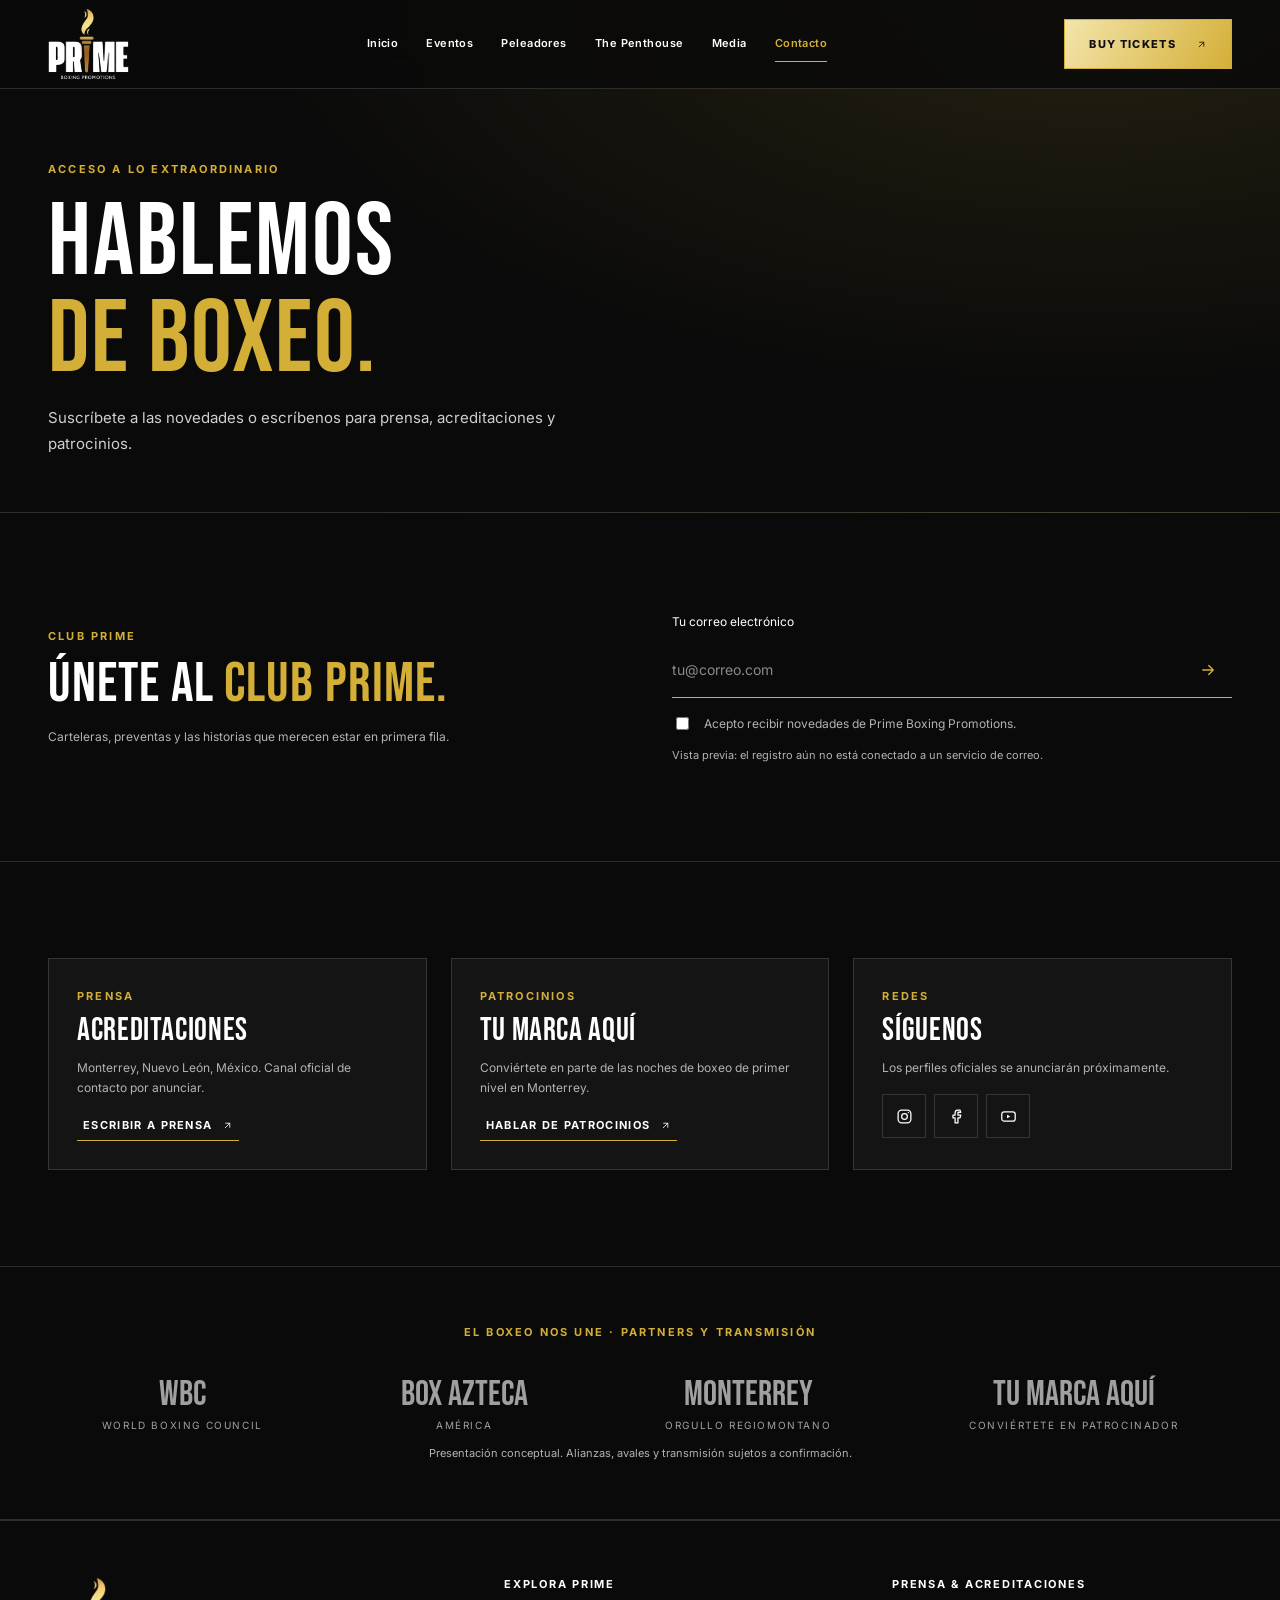
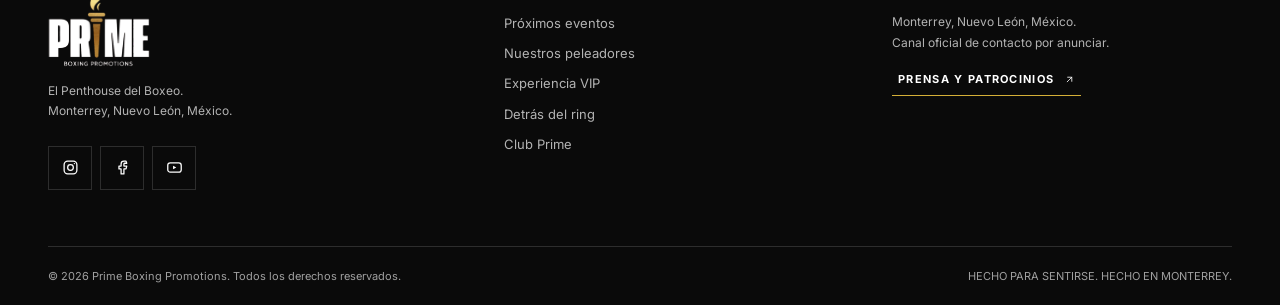
<file: contacto.html>
<!DOCTYPE html>
<html lang="es-MX">
<head>
  <meta charset="utf-8">
  <meta name="viewport" content="width=device-width,initial-scale=1">
  <meta name="theme-color" content="#0A0A0A">
  <title>Contacto y Club Prime | Prime Boxing Promotions</title>
  <meta name="description" content="Únete al Club Prime y contacta a Prime Boxing Promotions para prensa, acreditaciones y patrocinios en Monterrey.">
  <meta property="og:type" content="website">
  <meta property="og:locale" content="es_MX">
  <meta property="og:site_name" content="Prime Boxing Promotions">
  <meta property="og:title" content="Contacto y Club Prime | Prime Boxing Promotions">
  <meta property="og:description" content="Únete al Club Prime y contacta a Prime Boxing Promotions para prensa, acreditaciones y patrocinios en Monterrey.">

  <link rel="icon" href="assets/img/favicon.svg" type="image/svg+xml">
  <link rel="preconnect" href="https://fonts.googleapis.com">
  <link rel="preconnect" href="https://fonts.gstatic.com" crossorigin>
  <link href="https://fonts.googleapis.com/css2?family=Bebas+Neue&family=Inter:wght@400;600;700;800&display=swap" rel="stylesheet">
  <link rel="stylesheet" href="assets/css/styles.css">
  <script src="assets/js/config.js" defer></script>
  <script src="assets/js/main.js" defer></script>
</head>
<body>

<svg width="0" height="0" style="position:absolute" aria-hidden="true" focusable="false">
  <defs>
    <symbol id="i-arrow-right" viewBox="0 0 24 24"><path d="M5 12h14M13 6l6 6-6 6"/></symbol>
    <symbol id="i-arrow-down" viewBox="0 0 24 24"><path d="M12 5v14M6 13l6 6 6-6"/></symbol>
    <symbol id="i-arrow-ur" viewBox="0 0 24 24"><path d="M7 17 17 7M8 7h9v9"/></symbol>
    <symbol id="i-calendar" viewBox="0 0 24 24"><rect x="3" y="5" width="18" height="16" rx="1"/><path d="M3 10h18M8 3v4M16 3v4"/></symbol>
    <symbol id="i-pin" viewBox="0 0 24 24"><path d="M12 21s7-6.2 7-11a7 7 0 1 0-14 0c0 4.8 7 11 7 11z"/><circle cx="12" cy="10" r="2.5"/></symbol>
    <symbol id="i-play" viewBox="0 0 24 24"><path class="i-fill" d="M8 5v14l11-7z"/></symbol>
    <symbol id="i-bars" viewBox="0 0 24 24"><path d="M4 7h16M4 12h16M4 17h16"/></symbol>
    <symbol id="i-x" viewBox="0 0 24 24"><path d="m6 6 12 12M18 6 6 18"/></symbol>
    <symbol id="i-instagram" viewBox="0 0 24 24"><rect x="3" y="3" width="18" height="18" rx="5"/><circle cx="12" cy="12" r="4"/><circle class="i-fill" cx="17.5" cy="6.5" r="1"/></symbol>
    <symbol id="i-facebook" viewBox="0 0 24 24"><path d="M17 3h-3a4 4 0 0 0-4 4v3H7v4h3v7h4v-7h3l1-4h-4V7a1 1 0 0 1 1-1h3z"/></symbol>
    <symbol id="i-youtube" viewBox="0 0 24 24"><rect x="2.5" y="5.5" width="19" height="13" rx="3.5"/><path class="i-fill" d="M10 9.5v5l4.5-2.5z"/></symbol>
    <symbol id="fighter" viewBox="0 0 360 340">
      <circle cx="180" cy="94" r="43"/>
      <path d="M135 133Q180 158 225 133L248 169 275 237 250 260 218 218 231 340H129L142 218 110 260 85 237 112 169Z"/>
      <ellipse cx="112" cy="182" rx="30" ry="37" transform="rotate(-25 112 182)"/>
      <ellipse cx="248" cy="182" rx="30" ry="37" transform="rotate(25 248 182)"/>
    </symbol>
  </defs>
</svg>

  <a class="skip btn" href="#main">Saltar al contenido</a>

  <header class="nav">
    <div class="wrap nav-inner">
      <a href="index.html" class="brand" aria-label="Prime Boxing Promotions, inicio">
        <img src="assets/img/logo-white.svg" width="258" height="228" alt="Prime Boxing Promotions">
      </a>

      <nav id="navigation" class="nav-links" aria-label="Navegación principal">
        <a href="index.html">Inicio</a>
        <a href="eventos.html">Eventos</a>
        <a href="peleadores.html">Peleadores</a>
        <a href="penthouse.html">The Penthouse</a>
        <a href="media.html">Media</a>
        <a href="contacto.html" aria-current="page">Contacto</a>
      </nav>

      <div class="nav-end">
        <button class="btn" type="button" data-tickets>Buy Tickets <svg class="i" aria-hidden="true"><use href="#i-arrow-ur"/></svg></button>
        <button id="menuButton" class="icon-btn" type="button" aria-label="Abrir menú"
                aria-expanded="false" aria-controls="navigation"><svg class="i" aria-hidden="true"><use href="#i-bars"/></svg></button>
      </div>
    </div>
  </header>

  <main id="main">

    <section class="page-hero">
      <div class="wrap">
        <p class="eyebrow">Acceso a lo extraordinario</p>
        <h1>HABLEMOS<br><span>DE BOXEO.</span></h1>
        <p class="lead">Suscríbete a las novedades o escríbenos para prensa, acreditaciones y patrocinios.</p>
      </div>
    </section>
    <section id="club" class="section" aria-labelledby="t-club">
      <div class="wrap newsletter">
        <div>
          <p class="eyebrow">Club Prime</p>
          <h2 id="t-club" class="mt-1">ÚNETE AL <span class="gold">CLUB PRIME.</span></h2>
          <p class="muted small mt-2">Carteleras, preventas y las historias que merecen estar en primera fila.</p>
        </div>

        <form id="newsletter" novalidate>
          <label for="email" class="small">Tu correo electrónico</label>
          <div class="signup">
            <input id="email" name="email" type="email" autocomplete="email"
                   placeholder="tu@correo.com" required maxlength="254">
            <button type="submit" aria-label="Solicitar acceso al Club Prime"><svg class="i" aria-hidden="true"><use href="#i-arrow-right"/></svg></button>
          </div>
          <label class="check">
            <input type="checkbox" name="consent" required>
            Acepto recibir novedades de Prime Boxing Promotions.
          </label>
          <p id="signupStatus" class="note" role="status">Vista previa: el registro aún no está conectado a un servicio de correo.</p>
        </form>
      </div>
    </section>

    <section id="patrocinios" class="section" aria-label="Canales de contacto">
      <div class="wrap contact-grid">
        <article class="contact-card">
          <p class="eyebrow">Prensa</p>
          <h3>ACREDITACIONES</h3>
          <p class="muted small">Monterrey, Nuevo León, México. Canal oficial de contacto por anunciar.</p>
          <button class="text-link gold mt-2" type="button" data-contact>Escribir a prensa <svg class="i" aria-hidden="true"><use href="#i-arrow-ur"/></svg></button>
        </article>
        <article class="contact-card">
          <p class="eyebrow">Patrocinios</p>
          <h3>TU MARCA AQUÍ</h3>
          <p class="muted small">Conviértete en parte de las noches de boxeo de primer nivel en Monterrey.</p>
          <button class="text-link gold mt-2" type="button" data-contact>Hablar de patrocinios <svg class="i" aria-hidden="true"><use href="#i-arrow-ur"/></svg></button>
        </article>
        <article class="contact-card">
          <p class="eyebrow">Redes</p>
          <h3>SÍGUENOS</h3>
          <p class="muted small">Los perfiles oficiales se anunciarán próximamente.</p>
          <div class="socials mt-2" role="group" aria-label="Redes sociales"><button class="icon-btn" type="button" data-social="Instagram" aria-label="Instagram"><svg class="i" aria-hidden="true"><use href="#i-instagram"/></svg></button><button class="icon-btn" type="button" data-social="Facebook" aria-label="Facebook"><svg class="i" aria-hidden="true"><use href="#i-facebook"/></svg></button><button class="icon-btn" type="button" data-social="YouTube" aria-label="YouTube"><svg class="i" aria-hidden="true"><use href="#i-youtube"/></svg></button></div>
        </article>
      </div>
    </section>

    <section class="section section-tight" aria-labelledby="partnersTitle">
      <div class="wrap">
        <p id="partnersTitle" class="eyebrow center">El boxeo nos une · Partners y transmisión</p>
        <div class="partners">
          <div class="partner">WBC<small>WORLD BOXING COUNCIL</small></div>
          <div class="partner">BOX AZTECA<small>AMÉRICA</small></div>
          <div class="partner">MONTERREY<small>ORGULLO REGIOMONTANO</small></div>
          <a class="partner" href="contacto.html#patrocinios">TU MARCA AQUÍ<small>CONVIÉRTETE EN PATROCINADOR</small></a>
        </div>
        <p class="note center mt-3">Presentación conceptual. Alianzas, avales y transmisión sujetos a confirmación.</p>
      </div>
    </section>
  </main>

  <footer class="footer">
    <div class="wrap">
      <div class="footer-grid">
        <div>
          <a class="brand" href="index.html" aria-label="Prime Boxing Promotions, inicio">
            <img src="assets/img/logo-white.svg" width="258" height="228" alt="" loading="lazy">
          </a>
          <p>El Penthouse del Boxeo.<br>Monterrey, Nuevo León, México.</p>
          <div class="socials mt-3" role="group" aria-label="Redes sociales"><button class="icon-btn" type="button" data-social="Instagram" aria-label="Instagram"><svg class="i" aria-hidden="true"><use href="#i-instagram"/></svg></button><button class="icon-btn" type="button" data-social="Facebook" aria-label="Facebook"><svg class="i" aria-hidden="true"><use href="#i-facebook"/></svg></button><button class="icon-btn" type="button" data-social="YouTube" aria-label="YouTube"><svg class="i" aria-hidden="true"><use href="#i-youtube"/></svg></button></div>
        </div>

        <div>
          <h2>EXPLORA PRIME</h2>
          <nav class="footer-nav" aria-label="Navegación del pie">
            <a href="eventos.html">Próximos eventos</a>
            <a href="peleadores.html">Nuestros peleadores</a>
            <a href="penthouse.html">Experiencia VIP</a>
            <a href="media.html">Detrás del ring</a>
            <a href="contacto.html#club">Club Prime</a>
          </nav>
        </div>

        <div>
          <h2>PRENSA &amp; ACREDITACIONES</h2>
          <p>Monterrey, Nuevo León, México.<br>Canal oficial de contacto por anunciar.</p>
          <button class="text-link gold mt-2" type="button" data-contact>
            Prensa y patrocinios <svg class="i" aria-hidden="true"><use href="#i-arrow-ur"/></svg>
          </button>
        </div>
      </div>

      <div class="footer-bottom">
        <span>© <span data-year>2026</span> Prime Boxing Promotions. Todos los derechos reservados.</span>
        <span>HECHO PARA SENTIRSE. HECHO EN MONTERREY.</span>
      </div>
    </div>
  </footer>

  <noscript>
    <p class="wrap gold">Activa JavaScript para abrir el menú, consultar boletos y ver la cuenta regresiva.</p>
  </noscript>
</body>
</html>
</file>
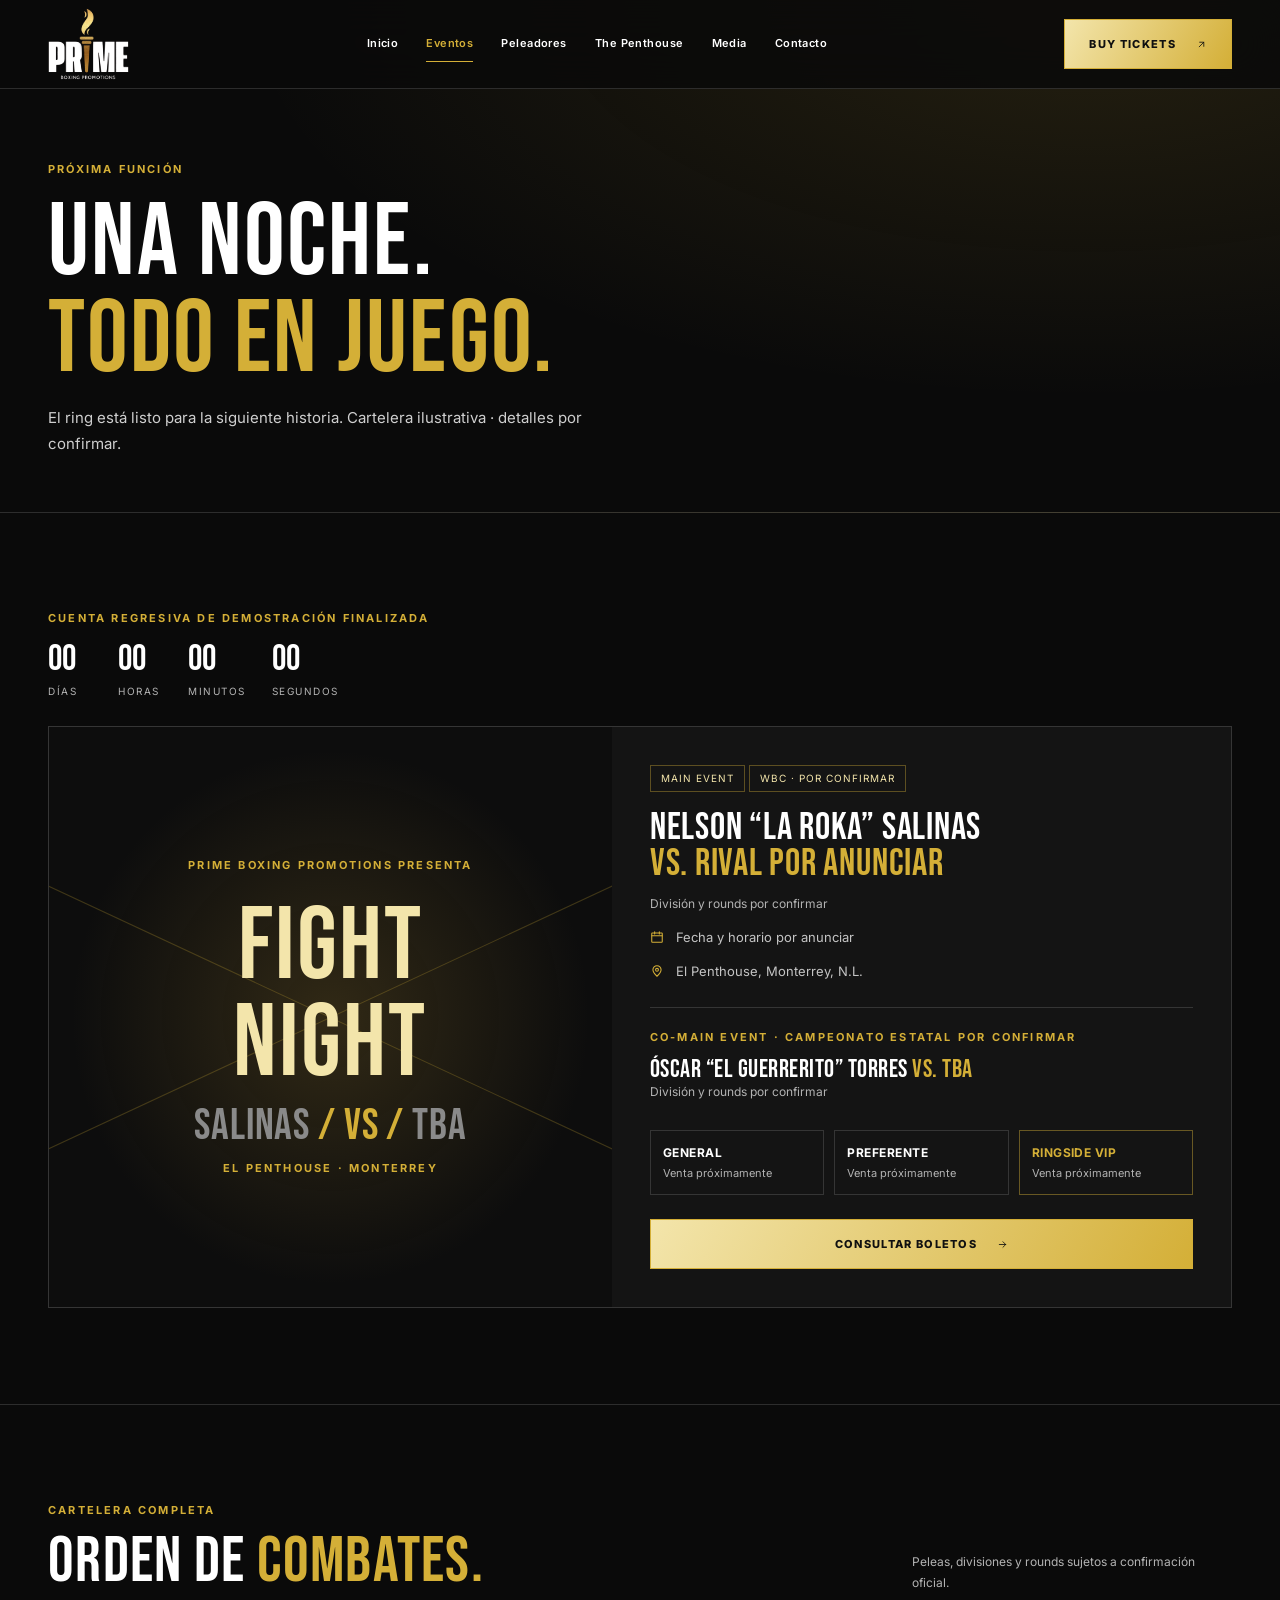
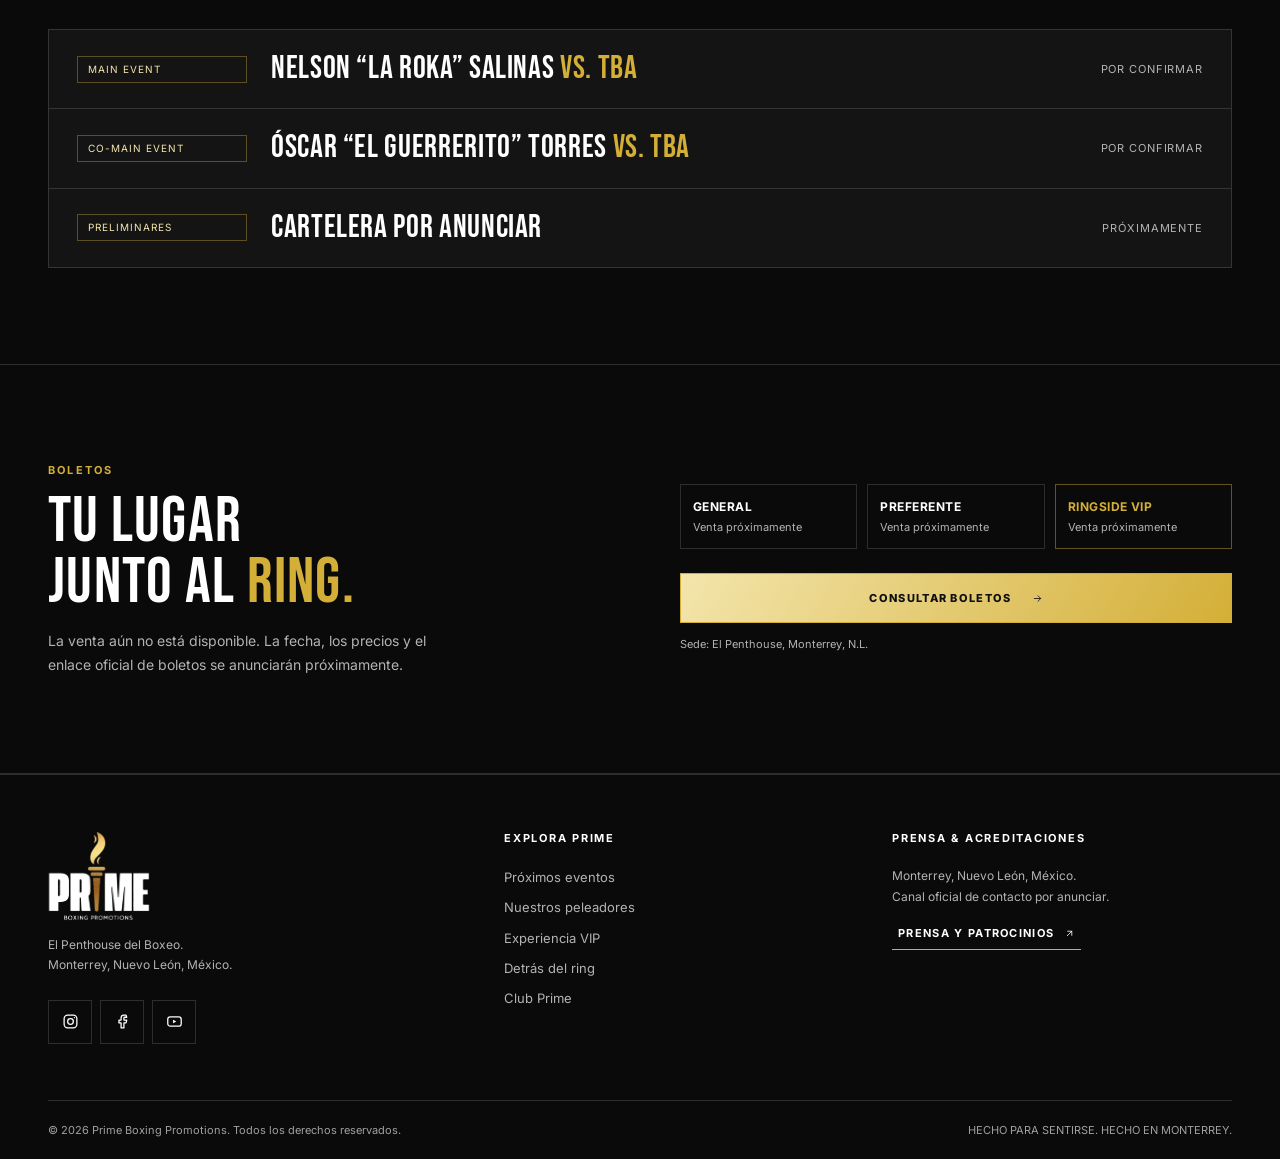
<file: eventos.html>
<!DOCTYPE html>
<html lang="es-MX">
<head>
  <meta charset="utf-8">
  <meta name="viewport" content="width=device-width,initial-scale=1">
  <meta name="theme-color" content="#0A0A0A">
  <title>Eventos y cartelera | Prime Boxing Promotions</title>
  <meta name="description" content="Cartelera, fecha, sede y boletos de la próxima Fight Night de Prime Boxing Promotions en Monterrey.">
  <meta property="og:type" content="website">
  <meta property="og:locale" content="es_MX">
  <meta property="og:site_name" content="Prime Boxing Promotions">
  <meta property="og:title" content="Eventos y cartelera | Prime Boxing Promotions">
  <meta property="og:description" content="Cartelera, fecha, sede y boletos de la próxima Fight Night de Prime Boxing Promotions en Monterrey.">

  <link rel="icon" href="assets/img/favicon.svg" type="image/svg+xml">
  <link rel="preconnect" href="https://fonts.googleapis.com">
  <link rel="preconnect" href="https://fonts.gstatic.com" crossorigin>
  <link href="https://fonts.googleapis.com/css2?family=Bebas+Neue&family=Inter:wght@400;600;700;800&display=swap" rel="stylesheet">
  <link rel="stylesheet" href="assets/css/styles.css">
  <script src="assets/js/config.js" defer></script>
  <script src="assets/js/main.js" defer></script>
</head>
<body>

<svg width="0" height="0" style="position:absolute" aria-hidden="true" focusable="false">
  <defs>
    <symbol id="i-arrow-right" viewBox="0 0 24 24"><path d="M5 12h14M13 6l6 6-6 6"/></symbol>
    <symbol id="i-arrow-down" viewBox="0 0 24 24"><path d="M12 5v14M6 13l6 6 6-6"/></symbol>
    <symbol id="i-arrow-ur" viewBox="0 0 24 24"><path d="M7 17 17 7M8 7h9v9"/></symbol>
    <symbol id="i-calendar" viewBox="0 0 24 24"><rect x="3" y="5" width="18" height="16" rx="1"/><path d="M3 10h18M8 3v4M16 3v4"/></symbol>
    <symbol id="i-pin" viewBox="0 0 24 24"><path d="M12 21s7-6.2 7-11a7 7 0 1 0-14 0c0 4.8 7 11 7 11z"/><circle cx="12" cy="10" r="2.5"/></symbol>
    <symbol id="i-play" viewBox="0 0 24 24"><path class="i-fill" d="M8 5v14l11-7z"/></symbol>
    <symbol id="i-bars" viewBox="0 0 24 24"><path d="M4 7h16M4 12h16M4 17h16"/></symbol>
    <symbol id="i-x" viewBox="0 0 24 24"><path d="m6 6 12 12M18 6 6 18"/></symbol>
    <symbol id="i-instagram" viewBox="0 0 24 24"><rect x="3" y="3" width="18" height="18" rx="5"/><circle cx="12" cy="12" r="4"/><circle class="i-fill" cx="17.5" cy="6.5" r="1"/></symbol>
    <symbol id="i-facebook" viewBox="0 0 24 24"><path d="M17 3h-3a4 4 0 0 0-4 4v3H7v4h3v7h4v-7h3l1-4h-4V7a1 1 0 0 1 1-1h3z"/></symbol>
    <symbol id="i-youtube" viewBox="0 0 24 24"><rect x="2.5" y="5.5" width="19" height="13" rx="3.5"/><path class="i-fill" d="M10 9.5v5l4.5-2.5z"/></symbol>
    <symbol id="fighter" viewBox="0 0 360 340">
      <circle cx="180" cy="94" r="43"/>
      <path d="M135 133Q180 158 225 133L248 169 275 237 250 260 218 218 231 340H129L142 218 110 260 85 237 112 169Z"/>
      <ellipse cx="112" cy="182" rx="30" ry="37" transform="rotate(-25 112 182)"/>
      <ellipse cx="248" cy="182" rx="30" ry="37" transform="rotate(25 248 182)"/>
    </symbol>
  </defs>
</svg>

  <a class="skip btn" href="#main">Saltar al contenido</a>

  <header class="nav">
    <div class="wrap nav-inner">
      <a href="index.html" class="brand" aria-label="Prime Boxing Promotions, inicio">
        <img src="assets/img/logo-white.svg" width="258" height="228" alt="Prime Boxing Promotions">
      </a>

      <nav id="navigation" class="nav-links" aria-label="Navegación principal">
        <a href="index.html">Inicio</a>
        <a href="eventos.html" aria-current="page">Eventos</a>
        <a href="peleadores.html">Peleadores</a>
        <a href="penthouse.html">The Penthouse</a>
        <a href="media.html">Media</a>
        <a href="contacto.html">Contacto</a>
      </nav>

      <div class="nav-end">
        <button class="btn" type="button" data-tickets>Buy Tickets <svg class="i" aria-hidden="true"><use href="#i-arrow-ur"/></svg></button>
        <button id="menuButton" class="icon-btn" type="button" aria-label="Abrir menú"
                aria-expanded="false" aria-controls="navigation"><svg class="i" aria-hidden="true"><use href="#i-bars"/></svg></button>
      </div>
    </div>
  </header>

  <main id="main">

    <section class="page-hero">
      <div class="wrap">
        <p class="eyebrow">Próxima función</p>
        <h1>UNA NOCHE.<br><span>TODO EN JUEGO.</span></h1>
        <p class="lead">El ring está listo para la siguiente historia. Cartelera ilustrativa · detalles por confirmar.</p>
      </div>
    </section>
    <section class="section" aria-label="Evento principal">
      <div class="wrap">
        <div class="mb-3">
          <div>
            <p class="eyebrow" data-countdown-label>Próxima Fight Night · cuenta regresiva de demostración</p>
            <div class="countdown" data-countdown role="timer" aria-label="Cuenta regresiva para la próxima Fight Night">
              <div><strong data-unit="days">00</strong><span>DÍAS</span></div>
              <div><strong data-unit="hours">00</strong><span>HORAS</span></div>
              <div><strong data-unit="minutes">00</strong><span>MINUTOS</span></div>
              <div><strong data-unit="seconds">00</strong><span>SEGUNDOS</span></div>
            </div>
          </div></div>
        
        <div class="event">
          <div class="event-art">
            <div class="event-poster">
              <p class="eyebrow">Prime Boxing Promotions presenta</p>
              <p class="display mt-3">FIGHT<br>NIGHT</p>
              <p class="display vs">SALINAS <span class="gold">/ VS /</span> TBA</p>
              <p class="eyebrow">El Penthouse · Monterrey</p>
            </div>
          </div>
          <div class="event-info">
            <span class="badge">Main Event</span>
            <span class="badge">WBC · por confirmar</span>

            <h3>NELSON “LA ROKA” SALINAS<br><span class="gold">VS. RIVAL POR ANUNCIAR</span></h3>
            <p class="muted small">División y rounds por confirmar</p>

            <div class="event-meta"><svg class="i" aria-hidden="true"><use href="#i-calendar"/></svg><span data-event-date>Fecha y horario por anunciar</span></div>
            <div class="event-meta"><svg class="i" aria-hidden="true"><use href="#i-pin"/></svg><span>El Penthouse, Monterrey, N.L.</span></div>
            
            <div class="co-main">
              <p class="eyebrow">Co-Main Event · Campeonato estatal por confirmar</p>
              <h3>ÓSCAR “EL GUERRERITO” TORRES <span class="gold">VS. TBA</span></h3>
              <p class="muted small">División y rounds por confirmar</p>
            </div>
            
            <div class="tickets" role="group" aria-label="Categorías de boletos">
              <div class="tier"><strong>GENERAL</strong><span>Venta próximamente</span></div>
              <div class="tier"><strong>PREFERENTE</strong><span>Venta próximamente</span></div>
              <div class="tier tier-vip"><strong class="gold">RINGSIDE VIP</strong><span>Venta próximamente</span></div>
            </div>
            <button class="btn btn-block mt-3" type="button" data-tickets>Consultar boletos <svg class="i" aria-hidden="true"><use href="#i-arrow-right"/></svg></button>
          </div>
        </div>
      </div>
    </section>

    <section class="section" aria-labelledby="t-cartelera">
      <div class="wrap">
        <div class="section-head">
          <div>
            <p class="eyebrow">Cartelera completa</p>
            <h2 id="t-cartelera">ORDEN DE <span class="gold">COMBATES.</span></h2>
          </div>
          <p class="muted small">Peleas, divisiones y rounds sujetos a confirmación oficial.</p>
        </div>
        <ol class="bouts">
          <li class="bout">
            <span class="badge">Main Event</span>
            <h3>NELSON “LA ROKA” SALINAS <span class="gold">VS. TBA</span></h3>
            <span class="status">Por confirmar</span>
          </li>
          <li class="bout">
            <span class="badge">Co-Main Event</span>
            <h3>ÓSCAR “EL GUERRERITO” TORRES <span class="gold">VS. TBA</span></h3>
            <span class="status">Por confirmar</span>
          </li>
          <li class="bout">
            <span class="badge">Preliminares</span>
            <h3>CARTELERA POR ANUNCIAR</h3>
            <span class="status">Próximamente</span>
          </li>
        </ol>
      </div>
    </section>

    <section class="section" aria-labelledby="t-boletos">
      <div class="wrap split">
        <div>
          <p class="eyebrow">Boletos</p>
          <h2 id="t-boletos">TU LUGAR<br>JUNTO AL <span class="gold">RING.</span></h2>
          <p class="muted mt-2" style="max-width:420px">La venta aún no está disponible. La fecha, los precios y el enlace
            oficial de boletos se anunciarán próximamente.</p>
        </div>
        <div>
          
            <div class="tickets" style="margin-top:0" role="group" aria-label="Categorías de boletos">
              <div class="tier"><strong>GENERAL</strong><span>Venta próximamente</span></div>
              <div class="tier"><strong>PREFERENTE</strong><span>Venta próximamente</span></div>
              <div class="tier tier-vip"><strong class="gold">RINGSIDE VIP</strong><span>Venta próximamente</span></div>
            </div>
          <button class="btn btn-block mt-3" type="button" data-tickets>Consultar boletos <svg class="i" aria-hidden="true"><use href="#i-arrow-right"/></svg></button>
          <p class="note">Sede: El Penthouse, Monterrey, N.L.</p>
        </div>
      </div>
    </section>
  </main>

  <footer class="footer">
    <div class="wrap">
      <div class="footer-grid">
        <div>
          <a class="brand" href="index.html" aria-label="Prime Boxing Promotions, inicio">
            <img src="assets/img/logo-white.svg" width="258" height="228" alt="" loading="lazy">
          </a>
          <p>El Penthouse del Boxeo.<br>Monterrey, Nuevo León, México.</p>
          <div class="socials mt-3" role="group" aria-label="Redes sociales"><button class="icon-btn" type="button" data-social="Instagram" aria-label="Instagram"><svg class="i" aria-hidden="true"><use href="#i-instagram"/></svg></button><button class="icon-btn" type="button" data-social="Facebook" aria-label="Facebook"><svg class="i" aria-hidden="true"><use href="#i-facebook"/></svg></button><button class="icon-btn" type="button" data-social="YouTube" aria-label="YouTube"><svg class="i" aria-hidden="true"><use href="#i-youtube"/></svg></button></div>
        </div>

        <div>
          <h2>EXPLORA PRIME</h2>
          <nav class="footer-nav" aria-label="Navegación del pie">
            <a href="eventos.html">Próximos eventos</a>
            <a href="peleadores.html">Nuestros peleadores</a>
            <a href="penthouse.html">Experiencia VIP</a>
            <a href="media.html">Detrás del ring</a>
            <a href="contacto.html#club">Club Prime</a>
          </nav>
        </div>

        <div>
          <h2>PRENSA &amp; ACREDITACIONES</h2>
          <p>Monterrey, Nuevo León, México.<br>Canal oficial de contacto por anunciar.</p>
          <button class="text-link gold mt-2" type="button" data-contact>
            Prensa y patrocinios <svg class="i" aria-hidden="true"><use href="#i-arrow-ur"/></svg>
          </button>
        </div>
      </div>

      <div class="footer-bottom">
        <span>© <span data-year>2026</span> Prime Boxing Promotions. Todos los derechos reservados.</span>
        <span>HECHO PARA SENTIRSE. HECHO EN MONTERREY.</span>
      </div>
    </div>
  </footer>

  <noscript>
    <p class="wrap gold">Activa JavaScript para abrir el menú, consultar boletos y ver la cuenta regresiva.</p>
  </noscript>
</body>
</html>
</file>
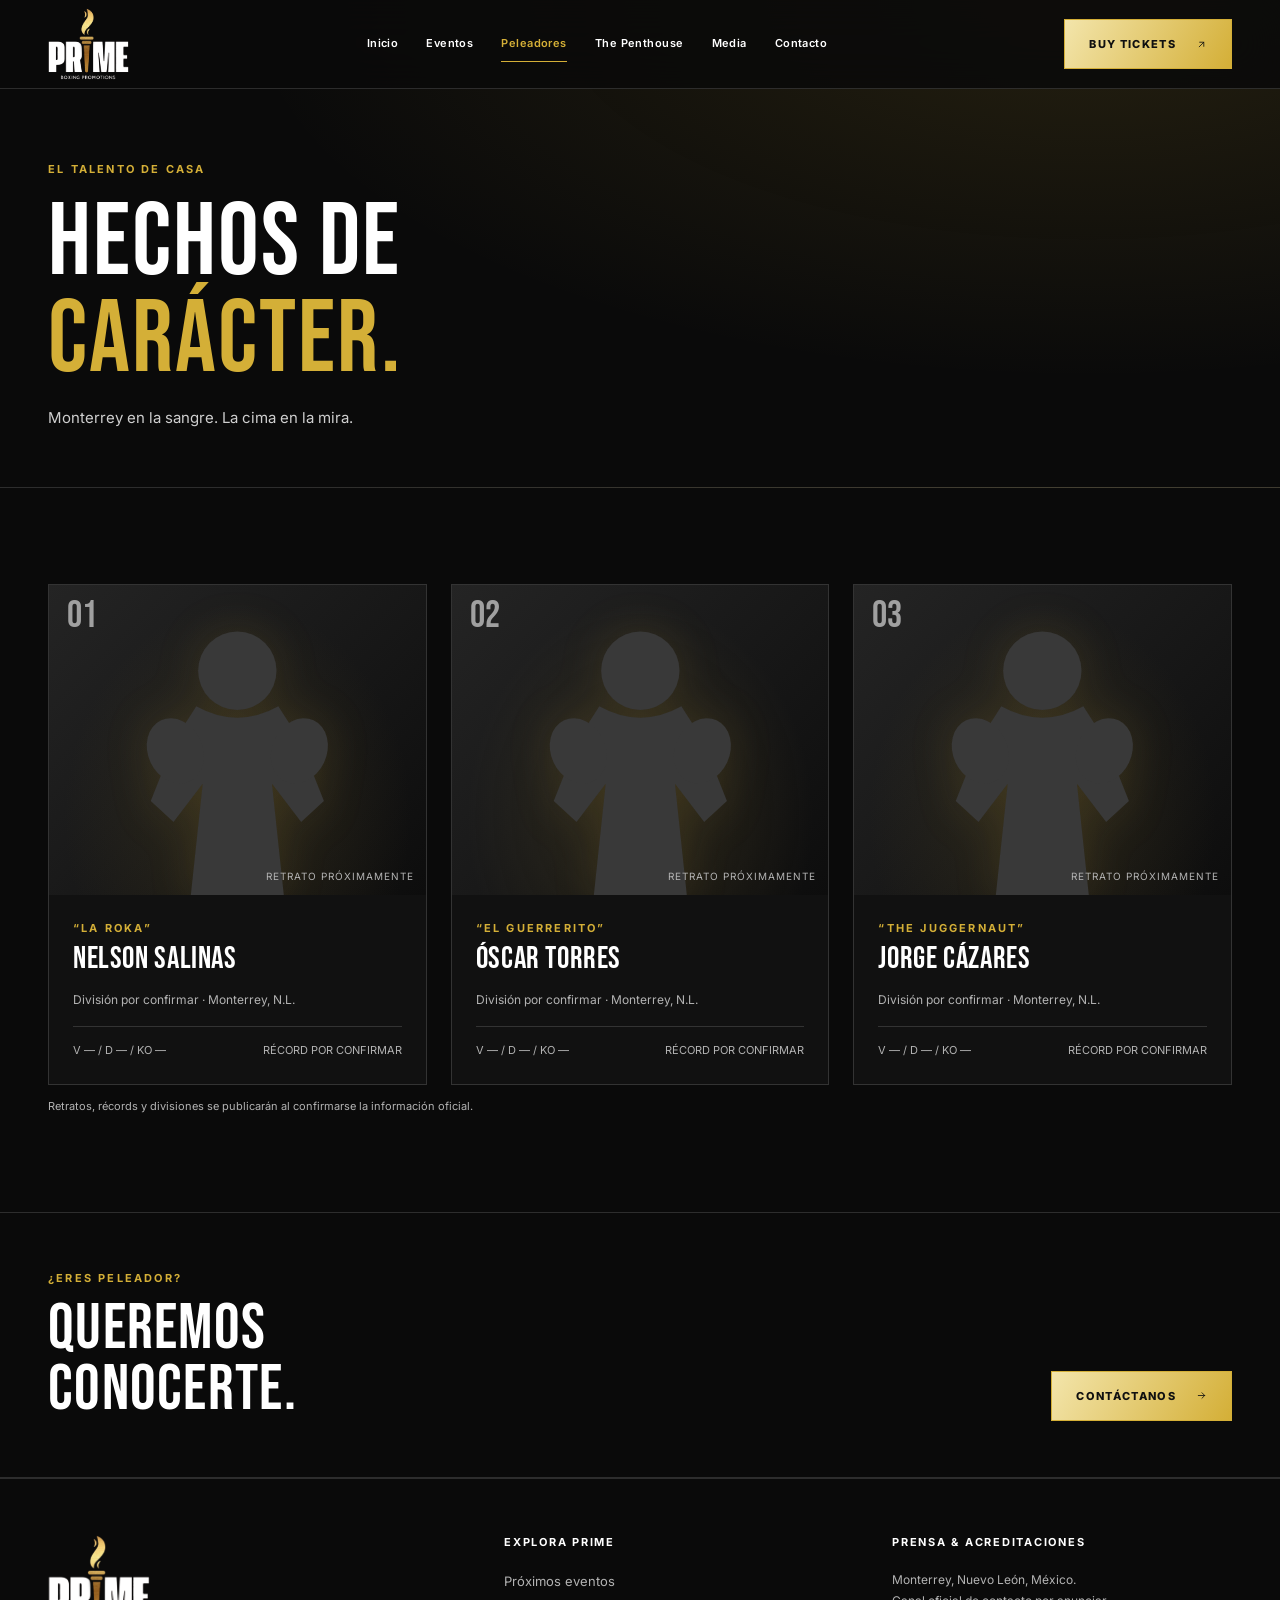
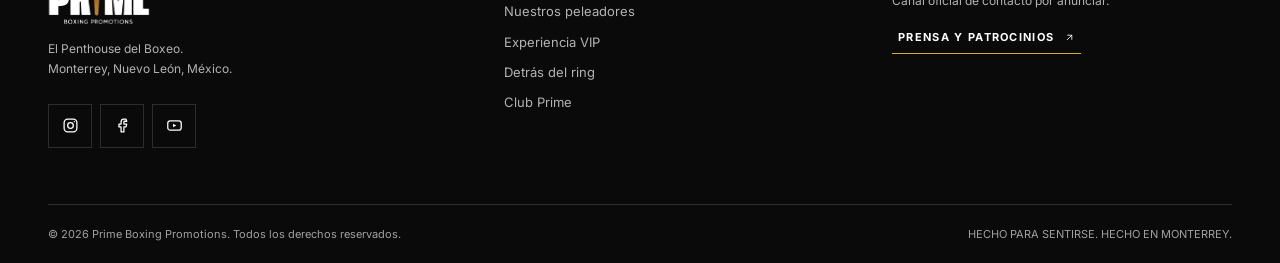
<file: peleadores.html>
<!DOCTYPE html>
<html lang="es-MX">
<head>
  <meta charset="utf-8">
  <meta name="viewport" content="width=device-width,initial-scale=1">
  <meta name="theme-color" content="#0A0A0A">
  <title>Peleadores | Prime Boxing Promotions</title>
  <meta name="description" content="Conoce al talento de casa de Prime Boxing Promotions: Nelson Salinas, Óscar Torres y Jorge Cázares.">
  <meta property="og:type" content="website">
  <meta property="og:locale" content="es_MX">
  <meta property="og:site_name" content="Prime Boxing Promotions">
  <meta property="og:title" content="Peleadores | Prime Boxing Promotions">
  <meta property="og:description" content="Conoce al talento de casa de Prime Boxing Promotions: Nelson Salinas, Óscar Torres y Jorge Cázares.">

  <link rel="icon" href="assets/img/favicon.svg" type="image/svg+xml">
  <link rel="preconnect" href="https://fonts.googleapis.com">
  <link rel="preconnect" href="https://fonts.gstatic.com" crossorigin>
  <link href="https://fonts.googleapis.com/css2?family=Bebas+Neue&family=Inter:wght@400;600;700;800&display=swap" rel="stylesheet">
  <link rel="stylesheet" href="assets/css/styles.css">
  <script src="assets/js/config.js" defer></script>
  <script src="assets/js/main.js" defer></script>
</head>
<body>

<svg width="0" height="0" style="position:absolute" aria-hidden="true" focusable="false">
  <defs>
    <symbol id="i-arrow-right" viewBox="0 0 24 24"><path d="M5 12h14M13 6l6 6-6 6"/></symbol>
    <symbol id="i-arrow-down" viewBox="0 0 24 24"><path d="M12 5v14M6 13l6 6 6-6"/></symbol>
    <symbol id="i-arrow-ur" viewBox="0 0 24 24"><path d="M7 17 17 7M8 7h9v9"/></symbol>
    <symbol id="i-calendar" viewBox="0 0 24 24"><rect x="3" y="5" width="18" height="16" rx="1"/><path d="M3 10h18M8 3v4M16 3v4"/></symbol>
    <symbol id="i-pin" viewBox="0 0 24 24"><path d="M12 21s7-6.2 7-11a7 7 0 1 0-14 0c0 4.8 7 11 7 11z"/><circle cx="12" cy="10" r="2.5"/></symbol>
    <symbol id="i-play" viewBox="0 0 24 24"><path class="i-fill" d="M8 5v14l11-7z"/></symbol>
    <symbol id="i-bars" viewBox="0 0 24 24"><path d="M4 7h16M4 12h16M4 17h16"/></symbol>
    <symbol id="i-x" viewBox="0 0 24 24"><path d="m6 6 12 12M18 6 6 18"/></symbol>
    <symbol id="i-instagram" viewBox="0 0 24 24"><rect x="3" y="3" width="18" height="18" rx="5"/><circle cx="12" cy="12" r="4"/><circle class="i-fill" cx="17.5" cy="6.5" r="1"/></symbol>
    <symbol id="i-facebook" viewBox="0 0 24 24"><path d="M17 3h-3a4 4 0 0 0-4 4v3H7v4h3v7h4v-7h3l1-4h-4V7a1 1 0 0 1 1-1h3z"/></symbol>
    <symbol id="i-youtube" viewBox="0 0 24 24"><rect x="2.5" y="5.5" width="19" height="13" rx="3.5"/><path class="i-fill" d="M10 9.5v5l4.5-2.5z"/></symbol>
    <symbol id="fighter" viewBox="0 0 360 340">
      <circle cx="180" cy="94" r="43"/>
      <path d="M135 133Q180 158 225 133L248 169 275 237 250 260 218 218 231 340H129L142 218 110 260 85 237 112 169Z"/>
      <ellipse cx="112" cy="182" rx="30" ry="37" transform="rotate(-25 112 182)"/>
      <ellipse cx="248" cy="182" rx="30" ry="37" transform="rotate(25 248 182)"/>
    </symbol>
  </defs>
</svg>

  <a class="skip btn" href="#main">Saltar al contenido</a>

  <header class="nav">
    <div class="wrap nav-inner">
      <a href="index.html" class="brand" aria-label="Prime Boxing Promotions, inicio">
        <img src="assets/img/logo-white.svg" width="258" height="228" alt="Prime Boxing Promotions">
      </a>

      <nav id="navigation" class="nav-links" aria-label="Navegación principal">
        <a href="index.html">Inicio</a>
        <a href="eventos.html">Eventos</a>
        <a href="peleadores.html" aria-current="page">Peleadores</a>
        <a href="penthouse.html">The Penthouse</a>
        <a href="media.html">Media</a>
        <a href="contacto.html">Contacto</a>
      </nav>

      <div class="nav-end">
        <button class="btn" type="button" data-tickets>Buy Tickets <svg class="i" aria-hidden="true"><use href="#i-arrow-ur"/></svg></button>
        <button id="menuButton" class="icon-btn" type="button" aria-label="Abrir menú"
                aria-expanded="false" aria-controls="navigation"><svg class="i" aria-hidden="true"><use href="#i-bars"/></svg></button>
      </div>
    </div>
  </header>

  <main id="main">

    <section class="page-hero">
      <div class="wrap">
        <p class="eyebrow">El talento de casa</p>
        <h1>HECHOS DE<br><span>CARÁCTER.</span></h1>
        <p class="lead">Monterrey en la sangre. La cima en la mira.</p>
      </div>
    </section>
    <section class="section" aria-label="Peleadores">
      <div class="wrap">
        <div class="roster">
          <article class="fighter">
            <div class="portrait">
              <span class="number">01</span>
              <svg role="img" aria-label="Silueta ilustrativa de boxeador"><use href="#fighter"/></svg>
              <span class="image-note">RETRATO PRÓXIMAMENTE</span>
            </div>
            <div class="fighter-body">
              <p class="eyebrow">“La Roka”</p>
              <h3>NELSON SALINAS</h3>
              <p class="muted small">División por confirmar · Monterrey, N.L.</p>
              <div class="record" role="group" aria-label="Récord pendiente de confirmación">
                <span>V — / D — / KO —</span>
                <span>RÉCORD POR CONFIRMAR</span>
              </div>
            </div>
          </article>
          
          <article class="fighter">
            <div class="portrait">
              <span class="number">02</span>
              <svg role="img" aria-label="Silueta ilustrativa de boxeador" style="transform:scaleX(-1)"><use href="#fighter"/></svg>
              <span class="image-note">RETRATO PRÓXIMAMENTE</span>
            </div>
            <div class="fighter-body">
              <p class="eyebrow">“El Guerrerito”</p>
              <h3>ÓSCAR TORRES</h3>
              <p class="muted small">División por confirmar · Monterrey, N.L.</p>
              <div class="record" role="group" aria-label="Récord pendiente de confirmación">
                <span>V — / D — / KO —</span>
                <span>RÉCORD POR CONFIRMAR</span>
              </div>
            </div>
          </article>
          
          <article class="fighter">
            <div class="portrait">
              <span class="number">03</span>
              <svg role="img" aria-label="Silueta ilustrativa de boxeador"><use href="#fighter"/></svg>
              <span class="image-note">RETRATO PRÓXIMAMENTE</span>
            </div>
            <div class="fighter-body">
              <p class="eyebrow">“The Juggernaut”</p>
              <h3>JORGE CÁZARES</h3>
              <p class="muted small">División por confirmar · Monterrey, N.L.</p>
              <div class="record" role="group" aria-label="Récord pendiente de confirmación">
                <span>V — / D — / KO —</span>
                <span>RÉCORD POR CONFIRMAR</span>
              </div>
            </div>
          </article>
        </div>
        <p class="note mt-3">Retratos, récords y divisiones se publicarán al confirmarse la información oficial.</p>
      </div>
    </section>

    <section class="section section-tight">
      <div class="wrap section-head" style="margin-bottom:0">
        <div>
          <p class="eyebrow">¿Eres peleador?</p>
          <h2>QUEREMOS<br>CONOCERTE.</h2>
        </div>
        <a class="btn" href="contacto.html">Contáctanos <svg class="i" aria-hidden="true"><use href="#i-arrow-right"/></svg></a>
      </div>
    </section>
  </main>

  <footer class="footer">
    <div class="wrap">
      <div class="footer-grid">
        <div>
          <a class="brand" href="index.html" aria-label="Prime Boxing Promotions, inicio">
            <img src="assets/img/logo-white.svg" width="258" height="228" alt="" loading="lazy">
          </a>
          <p>El Penthouse del Boxeo.<br>Monterrey, Nuevo León, México.</p>
          <div class="socials mt-3" role="group" aria-label="Redes sociales"><button class="icon-btn" type="button" data-social="Instagram" aria-label="Instagram"><svg class="i" aria-hidden="true"><use href="#i-instagram"/></svg></button><button class="icon-btn" type="button" data-social="Facebook" aria-label="Facebook"><svg class="i" aria-hidden="true"><use href="#i-facebook"/></svg></button><button class="icon-btn" type="button" data-social="YouTube" aria-label="YouTube"><svg class="i" aria-hidden="true"><use href="#i-youtube"/></svg></button></div>
        </div>

        <div>
          <h2>EXPLORA PRIME</h2>
          <nav class="footer-nav" aria-label="Navegación del pie">
            <a href="eventos.html">Próximos eventos</a>
            <a href="peleadores.html">Nuestros peleadores</a>
            <a href="penthouse.html">Experiencia VIP</a>
            <a href="media.html">Detrás del ring</a>
            <a href="contacto.html#club">Club Prime</a>
          </nav>
        </div>

        <div>
          <h2>PRENSA &amp; ACREDITACIONES</h2>
          <p>Monterrey, Nuevo León, México.<br>Canal oficial de contacto por anunciar.</p>
          <button class="text-link gold mt-2" type="button" data-contact>
            Prensa y patrocinios <svg class="i" aria-hidden="true"><use href="#i-arrow-ur"/></svg>
          </button>
        </div>
      </div>

      <div class="footer-bottom">
        <span>© <span data-year>2026</span> Prime Boxing Promotions. Todos los derechos reservados.</span>
        <span>HECHO PARA SENTIRSE. HECHO EN MONTERREY.</span>
      </div>
    </div>
  </footer>

  <noscript>
    <p class="wrap gold">Activa JavaScript para abrir el menú, consultar boletos y ver la cuenta regresiva.</p>
  </noscript>
</body>
</html>
</file>
<file: assets/css/styles.css>
/* =========================================================
   PRIME BOXING PROMOTIONS — estilos compartidos
   Tokens → base → componentes → secciones → responsive
   ========================================================= */

:root {
  --gold: #D4AF37;
  --pale: #F3E5AB;
  --black: #0A0A0A;
  --surface: #141414;
  --line: #ffffff24;
  --muted: #b3b3b3;
  --nav-h: 88px;
  --font-display: "Bebas Neue", Impact, "Arial Narrow", sans-serif;
  --font-body: Inter, system-ui, -apple-system, "Segoe UI", sans-serif;
}

*, *::before, *::after { box-sizing: border-box; }

html {
  scroll-behavior: smooth;
  scroll-padding-top: calc(var(--nav-h) + 16px);
  -webkit-text-size-adjust: 100%;
}

body {
  margin: 0;
  background: var(--black);
  color: #fff;
  font: 14px/1.7 var(--font-body);
  text-rendering: optimizeLegibility;
}

h1, h2, h3, .display {
  font-family: var(--font-display);
  font-weight: 400;
  line-height: .95;
  letter-spacing: .02em;
}

h1, h2, h3, p, ul, ol, figure { margin: 0; padding: 0; }
ul, ol { list-style: none; }
a { color: inherit; text-decoration: none; }
img, svg { display: block; max-width: 100%; }
button, input { font: inherit; }
button, a, input { touch-action: manipulation; }
button { cursor: pointer; }
button:disabled { cursor: not-allowed; opacity: .6; }

a, button {
  transition: background .2s, color .2s, border-color .2s, box-shadow .2s;
}

a:focus-visible, button:focus-visible, input:focus-visible {
  outline: 2px solid var(--pale);
  outline-offset: 5px;
}

::selection { background: var(--gold); color: #000; }

.sr-only {
  position: absolute; width: 1px; height: 1px; margin: -1px; padding: 0;
  overflow: hidden; clip: rect(0 0 0 0); white-space: nowrap; border: 0;
}

/* ---------- Utilidades ---------- */
.wrap { width: min(1280px, calc(100% - 96px)); margin-inline: auto; }
.gold { color: var(--gold); }
.muted { color: var(--muted); }
.small { font-size: 12px; }
.center { text-align: center; }
.mt-1 { margin-top: 8px; }
.mt-2 { margin-top: 16px; }
.mt-3 { margin-top: 24px; }
.mt-4 { margin-top: 36px; }
.mb-3 { margin-bottom: 24px; }
.stack-sm > * + * { margin-top: 8px; }
.row { display: flex; flex-wrap: wrap; gap: 12px; }

.eyebrow {
  font-size: 11px;
  letter-spacing: .2em;
  text-transform: uppercase;
  font-weight: 700;
  color: var(--gold);
}

/* ---------- Iconos (sprite SVG) ---------- */
.i {
  width: 1em; height: 1em; flex: none;
  fill: none; stroke: currentColor;
  stroke-width: 1.8; stroke-linecap: round; stroke-linejoin: round;
}
.i-fill { fill: currentColor; stroke: none; }

/* ---------- Botones ---------- */
.btn {
  display: inline-flex; align-items: center; justify-content: center;
  gap: 20px; min-height: 50px; padding: 14px 24px;
  border: 1px solid var(--gold);
  font-size: 11px; letter-spacing: .12em; text-transform: uppercase; font-weight: 800;
  background: linear-gradient(120deg, var(--pale), var(--gold));
  color: #101010;
}
.btn:hover { box-shadow: 0 0 28px #d4af3730; background: var(--pale); }
.btn-outline { background: transparent; color: #fff; border-color: #ffffff50; }
.btn-outline:hover { color: var(--gold); border-color: var(--gold); background: #d4af370a; box-shadow: none; }
.btn-dark { background: #0a0a0a; color: var(--pale); border-color: #0a0a0a; }
.btn-dark:hover { background: #000; color: #fff; box-shadow: 0 0 0 3px #0a0a0a33; }
.btn-block { width: 100%; }

.icon-btn {
  width: 44px; height: 44px; border: 1px solid var(--line);
  display: inline-grid; place-items: center;
  background: transparent; color: #fff; font-size: 17px;
}
.icon-btn:hover { border-color: var(--gold); color: var(--gold); }

.text-link {
  display: inline-flex; align-items: center; gap: 10px;
  font-size: 11px; letter-spacing: .12em; font-weight: 700; text-transform: uppercase;
  padding-bottom: 6px; border-bottom: 1px solid var(--gold);
  background: none; border-top: 0; border-left: 0; border-right: 0; color: #fff;
}
.text-link:hover { color: var(--gold); }

.badge {
  display: inline-block; border: 1px solid #d4af3760; color: var(--pale);
  padding: 4px 10px; font-size: 10px; letter-spacing: .1em; text-transform: uppercase;
}

.skip { position: absolute; top: -100px; left: 20px; z-index: 100; }
.skip:focus { top: 10px; }

/* ---------- Navegación ---------- */
.nav {
  position: fixed; inset: 0 0 auto; z-index: 30;
  background: #0a0a0ad9;
  -webkit-backdrop-filter: blur(20px); backdrop-filter: blur(20px);
  border-bottom: 1px solid var(--line);
}
.nav-inner { height: var(--nav-h); display: flex; align-items: center; justify-content: space-between; gap: 24px; }
.brand { display: block; line-height: 0; }
.brand img { height: 72px; width: auto; }

.nav-links { display: flex; gap: 28px; font-size: 11px; font-weight: 600; letter-spacing: .04em; }
.nav-links a { padding: 8px 0; border-bottom: 1px solid transparent; }
.nav-links a:hover { color: var(--gold); }
.nav-links a[aria-current="page"] { color: var(--gold); border-bottom-color: var(--gold); }
.nav-end { display: flex; align-items: center; gap: 12px; }
#menuButton { display: none; }

/* ---------- Hero (inicio) ---------- */
.hero {
  min-height: 100vh; min-height: 100svh; position: relative;
  display: flex; align-items: center;
  padding: 145px 0 120px; isolation: isolate; background: var(--surface);
}
.hero-bg {
  position: absolute; inset: 0; z-index: -3;
  width: 100%; height: 100%; object-fit: cover; object-position: center 35%;
}
.hero::before {
  content: ""; position: absolute; inset: 0; z-index: -2;
  background:
    linear-gradient(90deg, #0a0a0af5 0%, #0a0a0ab5 42%, #0a0a0a40),
    linear-gradient(0deg, #0a0a0a, transparent 45%);
}
.hero::after {
  content: ""; position: absolute; inset: 0; z-index: -1; pointer-events: none;
  background: repeating-linear-gradient(0deg, transparent 0 3px, #00000012 3px 4px);
}
.hero-grid { display: grid; grid-template-columns: 1.25fr .75fr; gap: 48px; align-items: center; }
.hero h1 { font-size: clamp(64px, 7.9vw, 116px); max-width: 850px; margin: 24px 0; }
.hero h1 span { color: var(--gold); }
.hero-copy { max-width: 440px; color: #cfcfcf; font-size: 14px; }
.hero-logo { width: min(440px, 100%); justify-self: center; filter: drop-shadow(0 0 60px #d4af3730); }

.hero-bottom {
  position: absolute; bottom: 26px; left: 0; right: 0;
  display: flex; justify-content: space-between;
  font-size: 10px; letter-spacing: .18em; color: #b3b3b3;
}
.live-dot {
  display: inline-block; width: 6px; height: 6px; margin-right: 8px;
  background: #cf2727; box-shadow: 0 0 10px #990000; border-radius: 50%;
}

/* ---------- Cuenta regresiva ---------- */
.countdown { display: flex; gap: 26px; margin: 14px 0 24px; }
.countdown div { min-width: 44px; }
.countdown strong { display: block; font: 400 36px/1 var(--font-display); font-variant-numeric: tabular-nums; }
.countdown span { font-size: 10px; letter-spacing: .15em; color: #b3b3b3; }

/* ---------- Cabecera de páginas internas ---------- */
.page-hero {
  padding: calc(var(--nav-h) + 72px) 0 56px;
  border-bottom: 1px solid var(--line);
  background:
    radial-gradient(ellipse at 85% 0%, #d4af3722, transparent 55%),
    var(--black);
}
.page-hero h1 { font-size: clamp(56px, 8vw, 104px); margin: 16px 0; }
.page-hero h1 span { color: var(--gold); }
.page-hero p.lead { max-width: 560px; color: #cfcfcf; font-size: 15px; }

/* ---------- Secciones ---------- */
.section { padding: 96px 0; border-bottom: 1px solid var(--line); }
.section-tight { padding: 56px 0; }
.section-head { display: flex; justify-content: space-between; align-items: end; gap: 24px; margin-bottom: 36px; }
.section h2 { font-size: clamp(46px, 5vw, 70px); margin-top: 12px; }
.section-head p { max-width: 320px; }

/* ---------- Evento ---------- */
.event { display: grid; grid-template-columns: 1fr 1.1fr; border: 1px solid var(--line); background: var(--surface); }
.event-art {
  min-height: 410px; position: relative; overflow: hidden;
  display: flex; align-items: center; justify-content: center;
  background: radial-gradient(ellipse at center, #79612655, transparent 65%), #0d0d0d;
}
.event-art::before, .event-art::after {
  content: ""; position: absolute; width: 160%; height: 1px;
  background: #d4af3740; transform: rotate(-25deg);
}
.event-art::after { transform: rotate(25deg); }
.event-poster { position: relative; z-index: 1; text-align: center; width: 100%; padding: 30px; }
.event-poster .display { font-size: clamp(72px, 8vw, 115px); color: var(--pale); }
.event-poster .vs { font-size: clamp(32px, 4vw, 44px); color: #8a8a8a; margin: 12px 0; }
.event-info { padding: 38px; }
.event-info > h3 { font-size: 38px; margin: 18px 0 12px; }
.event-meta { display: flex; gap: 12px; margin: 12px 0; color: #c4c4c4; font-size: 13px; align-items: flex-start; }
.event-meta .i { color: var(--gold); margin-top: 4px; font-size: 14px; }
.co-main { border-top: 1px solid var(--line); padding-top: 20px; margin-top: 24px; }
.co-main h3 { font-size: 25px; margin-top: 12px; }

.tickets { display: grid; grid-template-columns: repeat(3, 1fr); gap: 10px; margin-top: 28px; }
.tier { padding: 12px; border: 1px solid var(--line); font-size: 11px; }
.tier strong { display: block; font-size: 12px; letter-spacing: .04em; }
.tier span { font-size: 11px; color: var(--muted); }
.tier-vip { border-color: #d4af3770; }

/* Cartelera (lista de peleas) */
.bouts { border: 1px solid var(--line); background: var(--surface); }
.bout {
  display: grid; grid-template-columns: 170px 1fr auto; gap: 24px; align-items: center;
  padding: 24px 28px; border-bottom: 1px solid var(--line);
}
.bout:last-child { border-bottom: 0; }
.bout h3 { font-size: 32px; }
.bout .status { font-size: 11px; color: var(--muted); letter-spacing: .08em; text-transform: uppercase; }

/* ---------- Peleadores ---------- */
.roster { display: grid; grid-template-columns: repeat(3, 1fr); gap: 24px; }
.fighter { background: #111; border: 1px solid var(--line); transition: border-color .25s, transform .25s; }
.fighter:hover { border-color: var(--gold); transform: translateY(-5px); }
.portrait {
  height: 310px; position: relative; overflow: hidden;
  background: radial-gradient(ellipse at 50% 75%, #51452260, transparent 65%), linear-gradient(135deg, #242424, #0d0d0d);
}
.portrait svg { width: 100%; height: 100%; fill: #393939; filter: drop-shadow(0 0 22px #d4af3720); }
.portrait .number { position: absolute; top: 12px; left: 18px; color: #a0a0a0; font: 400 38px/1 var(--font-display); }
.image-note { position: absolute; bottom: 10px; right: 12px; font-size: 10px; letter-spacing: .1em; color: #b3b3b3; }
.fighter-body { padding: 24px; }
.fighter h3 { font-size: 31px; margin: 7px 0 16px; }
.record {
  display: flex; justify-content: space-between; gap: 10px;
  border-top: 1px solid var(--line); padding-top: 14px; margin-top: 16px;
  color: #b3b3b3; font-size: 11px; transition: color .2s;
}
.fighter:hover .record { color: var(--gold); }

/* Tira compacta de peleadores (inicio) */
.names { display: grid; grid-template-columns: repeat(3, 1fr); border: 1px solid var(--line); }
.names a { padding: 28px; border-right: 1px solid var(--line); display: block; }
.names a:last-child { border-right: 0; }
.names a:hover { background: #d4af370d; }
.names h3 { font-size: 40px; margin-top: 8px; }

/* ---------- Penthouse ---------- */
.split { display: grid; grid-template-columns: 1fr 1fr; gap: 80px; align-items: center; }
.photo {
  position: relative; height: 380px; overflow: hidden;
  display: flex; align-items: end; padding: 24px; border: 1px solid var(--line); background: var(--surface);
}
.photo img, .video-card > img {
  position: absolute; inset: 0; width: 100%; height: 100%; object-fit: cover;
}
.photo::before {
  content: ""; position: absolute; inset: 0; z-index: 1;
  background: linear-gradient(0deg, #0a0a0acc, #0a0a0a25);
}
.photo .eyebrow { position: relative; z-index: 2; }
.split-copy p.muted { margin: 24px 0; max-width: 460px; }

.features { display: grid; grid-template-columns: repeat(3, 1fr); gap: 24px; }
.feature { border-top: 1px solid var(--gold); padding-top: 20px; }
.feature h3 { font-size: 34px; margin-bottom: 12px; }

/* ---------- Media ---------- */
.video-grid { display: grid; grid-template-columns: 1.6fr 1fr; gap: 24px; }
.video-card { position: relative; background: #171717; min-height: 340px; border: 1px solid var(--line); overflow: hidden; }
.video-card > img { opacity: .6; transition: transform .4s; }
.video-card:hover > img { transform: scale(1.04); }
.video-card::after { content: ""; position: absolute; inset: 0; background: linear-gradient(0deg, #000f, transparent 70%); pointer-events: none; }
.video-copy { position: absolute; z-index: 2; bottom: 25px; left: 25px; right: 25px; pointer-events: none; }
.video-copy h3 { font-size: 30px; max-width: 420px; margin-top: 8px; }
.play {
  position: absolute; z-index: 3; left: 50%; top: 40%; transform: translate(-50%, -50%);
  width: 62px; height: 62px; border: 1px solid var(--gold); border-radius: 50%;
  background: #0009; color: var(--gold); display: grid; place-items: center; font-size: 18px;
}
.play:hover { background: var(--gold); color: #000; }
.reels { display: grid; gap: 16px; }
.reels .video-card { min-height: 162px; }
.reels .play { left: auto; right: 16px; top: 24px; transform: none; width: 44px; height: 44px; font-size: 13px; }
.reels h3 { font-size: 24px; }

/* ---------- Partners ---------- */
.partners { display: flex; justify-content: space-around; align-items: center; gap: 30px; flex-wrap: wrap; margin-top: 35px; }
.partner { color: #a0a0a0; font: 400 35px/1 var(--font-display); text-align: center; transition: color .2s; }
.partner small { display: block; font: 400 10px/1.4 var(--font-body); letter-spacing: .16em; margin-top: 6px; }
.partner:hover { color: var(--gold); }
.note { font-size: 11px; color: #b3b3b3; margin-top: 12px; }

/* ---------- Banda clara (usa logo negro) ---------- */
.band {
  background: linear-gradient(120deg, var(--pale), var(--gold));
  color: #0a0a0a; padding: 72px 0; border-bottom: 1px solid #0a0a0a33;
}
.band-inner { display: grid; grid-template-columns: auto 1fr auto; gap: 56px; align-items: center; }
.band-logo { height: 200px; width: auto; }
.band h2 { font-size: clamp(40px, 4.4vw, 62px); }
.band p { margin-top: 12px; max-width: 460px; color: #1a1a1a; }

/* ---------- Club Prime / formulario ---------- */
.newsletter { display: grid; grid-template-columns: 1fr 1fr; gap: 64px; align-items: center; }
.newsletter h2 { font-size: 56px; }
.signup { display: flex; border-bottom: 1px solid var(--gold); margin-top: 10px; }
.signup input { width: 100%; min-width: 0; padding: 15px 0; border: 0; background: transparent; color: #fff; outline-offset: 0; }
.signup input::placeholder { color: #8a8a8a; }
.signup button { background: none; border: 0; color: var(--gold); padding: 15px; min-width: 48px; font-size: 18px; }
.check { display: flex; align-items: flex-start; gap: 12px; font-size: 12px; color: var(--muted); margin-top: 16px; }
.check input { margin-top: 3px; accent-color: var(--gold); }

.contact-grid { display: grid; grid-template-columns: repeat(3, 1fr); gap: 24px; }
.contact-card { border: 1px solid var(--line); padding: 28px; background: var(--surface); }
.contact-card h3 { font-size: 32px; margin: 10px 0 12px; }
.socials { display: flex; gap: 8px; }

/* ---------- Footer ---------- */
.footer { border-top: 1px solid var(--line); }
.footer-grid { display: grid; grid-template-columns: 1.2fr 1fr 1fr; gap: 48px; padding: 56px 0; }
.footer-grid .brand img { height: 90px; }
.footer-grid p { font-size: 12px; color: var(--muted); margin-top: 14px; }
.footer-grid h2 { font: 700 11px/1.4 var(--font-body); letter-spacing: .16em; margin-bottom: 20px; }
.footer-nav { display: flex; flex-direction: column; gap: 8px; font-size: 13px; color: var(--muted); }
.footer-nav a:hover { color: var(--gold); }
.footer-bottom {
  padding: 20px 0; border-top: 1px solid var(--line);
  display: flex; justify-content: space-between; gap: 15px; color: #a0a0a0; font-size: 11px;
}

/* ---------- Diálogo nativo (foco y Escape incluidos) ---------- */
dialog {
  background: var(--surface); color: #fff; border: 1px solid var(--gold);
  padding: 32px; width: min(520px, calc(100% - 32px)); max-height: 85vh;
}
dialog::backdrop { background: #000b; -webkit-backdrop-filter: blur(6px); backdrop-filter: blur(6px); }
dialog h2 { font-size: 40px; margin: 24px 0 16px; }
dialog p { color: #c4c4c4; margin: 16px 0; }
dialog .close { float: right; }
dialog video { width: 100%; margin-top: 20px; }

/* =========================================================
   Responsive
   ========================================================= */
@media (min-width: 1600px) { .hero h1 { font-size: 125px; } }

@media (max-width: 1000px) {
  .wrap { width: calc(100% - 48px); }
  .nav-links { gap: 16px; }
  .nav-links a { font-size: 10px; }
  .hero-grid { grid-template-columns: 1fr; }
  .hero-logo { display: none; }
  .split { gap: 32px; }
  .event-info { padding: 26px; }
  .tickets { grid-template-columns: 1fr; }
  .tier { display: flex; justify-content: space-between; }
  .portrait { height: 250px; }
  .fighter-body { padding: 18px; }
  .fighter h3 { font-size: 27px; }
  .bout { grid-template-columns: 1fr auto; }
  .bout > :first-child { grid-column: 1 / -1; }
  .band-inner { grid-template-columns: auto 1fr; }
  .band-inner .btn { grid-column: 1 / -1; justify-self: start; }
  .contact-grid { grid-template-columns: 1fr; }
}

@media (max-width: 760px) {
  :root { --nav-h: 76px; }
  .wrap { width: calc(100% - 40px); }
  .nav-inner { gap: 12px; }
  .brand img { height: 56px; }

  .nav-links {
    display: none; position: absolute; top: var(--nav-h); left: 0; right: 0;
    padding: 24px; background: #101010; border-bottom: 1px solid var(--gold); flex-direction: column;
  }
  .nav-links.open { display: flex; }
  .nav-links a { font-size: 14px; padding: 10px; }
  .nav-end { margin-left: auto; }
  .nav-end .btn { min-height: 40px; font-size: 9px; padding: 10px; gap: 10px; }
  #menuButton { display: inline-grid; }

  .hero { padding-top: 130px; padding-bottom: 100px; }
  .hero::before { background: linear-gradient(90deg, #0a0a0aee, #0a0a0a99), linear-gradient(0deg, #0a0a0a, transparent); }
  .hero h1 { font-size: clamp(42px, 11.5vw, 84px); }
  .hero-bottom { font-size: 9px; }
  .hero-bottom span:last-child { display: none; }
  .hero .btn { padding: 12px 16px; gap: 12px; font-size: 10px; }
  .countdown { gap: 24px; }

  .page-hero { padding: calc(var(--nav-h) + 48px) 0 40px; }
  .section { padding: 64px 0; }
  .section-head { align-items: start; flex-direction: column; }

  .event { grid-template-columns: minmax(0, 1fr); }
  .event > * { min-width: 0; }
  .event-art { min-height: 310px; }
  .event-poster { padding: 24px 16px; }
  .event-info > h3 { font-size: 30px; }
  .event-info .co-main h3 { font-size: 25px; }
  .tickets { grid-template-columns: repeat(3, 1fr); gap: 5px; }
  .tier { display: block; padding: 8px 6px; }
  .tier strong { font-size: 10px; }
  .tier span { font-size: 10px; }

  .roster, .features { grid-template-columns: 1fr; gap: 24px; }
  .names { grid-template-columns: 1fr; }
  .names a { border-right: 0; border-bottom: 1px solid var(--line); }
  .names a:last-child { border-bottom: 0; }
  .portrait { height: 330px; }
  .fighter h3 { font-size: 36px; }

  .split, .newsletter, .video-grid { grid-template-columns: 1fr; }
  .photo { height: 300px; }
  .split-copy { grid-row: 1; }
  .video-card { min-height: 310px; }
  .reels .video-card { min-height: 190px; }
  .partners { gap: 30px 45px; }
  .newsletter { gap: 24px; }
  .newsletter h2 { font-size: 48px; }
  .band-inner { grid-template-columns: 1fr; gap: 28px; }
  .band-logo { height: 150px; }
  .footer-grid { grid-template-columns: 1fr; gap: 32px; }
  .footer-bottom { flex-direction: column; }
}

@media (prefers-reduced-motion: reduce) {
  html { scroll-behavior: auto; }
  *, *::before, *::after { transition: none !important; animation: none !important; }
}

/* ---------- Ritmo y movimiento compartidos ---------- */
:root { --ease-out: cubic-bezier(.22, 1, .36, 1); }
.penthouse-logo { width: 184px; height: auto; margin-bottom: 24px; }
.nav { transition: background .4s, border-color .4s, box-shadow .4s; }
.nav.is-scrolled { background: #0a0a0af5; border-bottom-color: #d4af3740; box-shadow: 0 8px 32px #0004; }
.nav-links a { position: relative; }
.nav-links a::after {
  content: ""; position: absolute; bottom: 0; left: 0; right: 0; height: 1px;
  background: var(--gold); transform: scaleX(0); transform-origin: left;
  transition: transform .35s var(--ease-out);
}
.nav-links a:hover::after, .nav-links a:focus-visible::after { transform: scaleX(1); }
.btn, .icon-btn, .fighter, .contact-card, .feature {
  transition: transform .4s var(--ease-out), border-color .3s, background .3s, color .3s, box-shadow .3s;
}
.btn .i, .text-link .i { transition: transform .35s var(--ease-out); }
.btn:focus-visible .i, .text-link:focus-visible .i { transform: translateX(4px); }
.photo img, .video-card > img { transition: transform .9s var(--ease-out); }
.hero { overflow: clip; }
.hero-bg { animation: hero-focus 1.8s var(--ease-out) both; }
@keyframes hero-focus { from { transform: scale(1.045); opacity: .5; } to { transform: scale(1); opacity: 1; } }
dialog[open] { animation: dialog-enter .3s var(--ease-out); }
dialog[open]::backdrop { animation: backdrop-enter .3s ease-out; }
@keyframes dialog-enter { from { opacity: 0; transform: translateY(16px) scale(.98); } to { opacity: 1; transform: none; } }
@keyframes backdrop-enter { from { opacity: 0; } to { opacity: 1; } }
@media (hover: hover) and (pointer: fine) {
  .btn:hover { transform: translateY(-2px); }
  .btn:hover .i, .text-link:hover .i { transform: translateX(4px); }
  .photo:hover img, .video-card:hover > img { transform: scale(1.045); }
  .contact-card:hover { transform: translateY(-4px); border-color: var(--gold); }
  .feature:hover { transform: translateY(-4px); }
}
.btn:active { transform: translateY(0); }
@media (max-width: 760px) {
  .nav-links, .nav-links.open {
    display: flex; visibility: hidden; opacity: 0; transform: translateY(-10px);
    pointer-events: none;
    transition: opacity .25s ease, transform .35s var(--ease-out), visibility .35s;
  }
  .nav-links.open { visibility: visible; opacity: 1; transform: none; pointer-events: auto; }
  .penthouse-logo { width: 160px; }
}
/* Transiciones entre documentos donde el navegador las admite. */
@view-transition { navigation: auto; }
::view-transition-old(root) { animation: page-out .18s ease-in both; }
::view-transition-new(root) { animation: page-in .3s ease-out both; }
@keyframes page-out { to { opacity: 0; } }
@keyframes page-in { from { opacity: 0; } }
@media (prefers-reduced-motion: reduce) {
  .fighter:hover, .btn:hover, .feature:hover, .contact-card:hover,
  .photo:hover img, .video-card:hover > img, .btn .i, .text-link .i { transform: none !important; }
  .nav-links { transition: none; }
  ::view-transition-old(root), ::view-transition-new(root) { animation: none !important; }
}
@media (max-width: 760px) {
  .bout { grid-template-columns: minmax(0, 1fr); gap: 16px; padding: 24px; }
  .bout > * { min-width: 0; }
}
/* Los títulos siguen cabiendo mientras carga la tipografía y en pantallas estrechas. */
h1, h2, h3 { overflow-wrap: anywhere; }
.band-inner > *, .hero-grid > *, .split > * { min-width: 0; }
</file>
